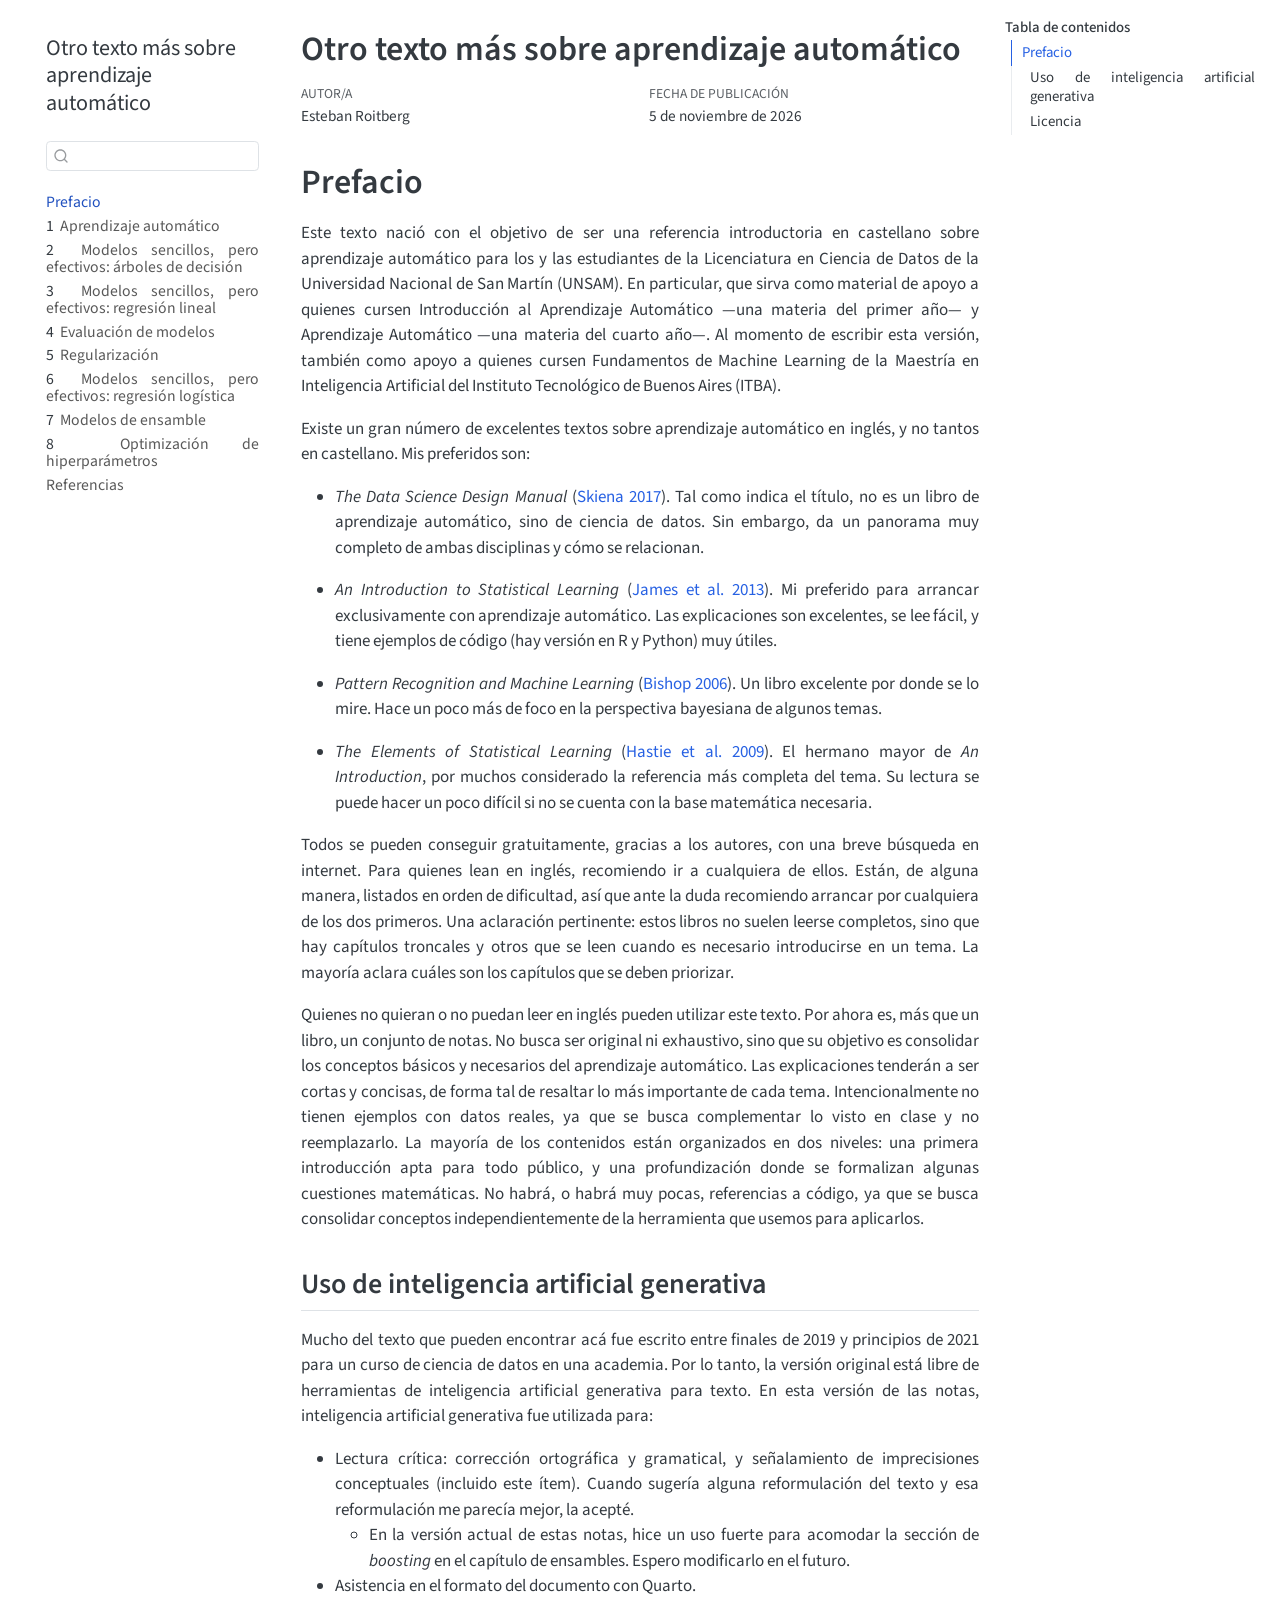
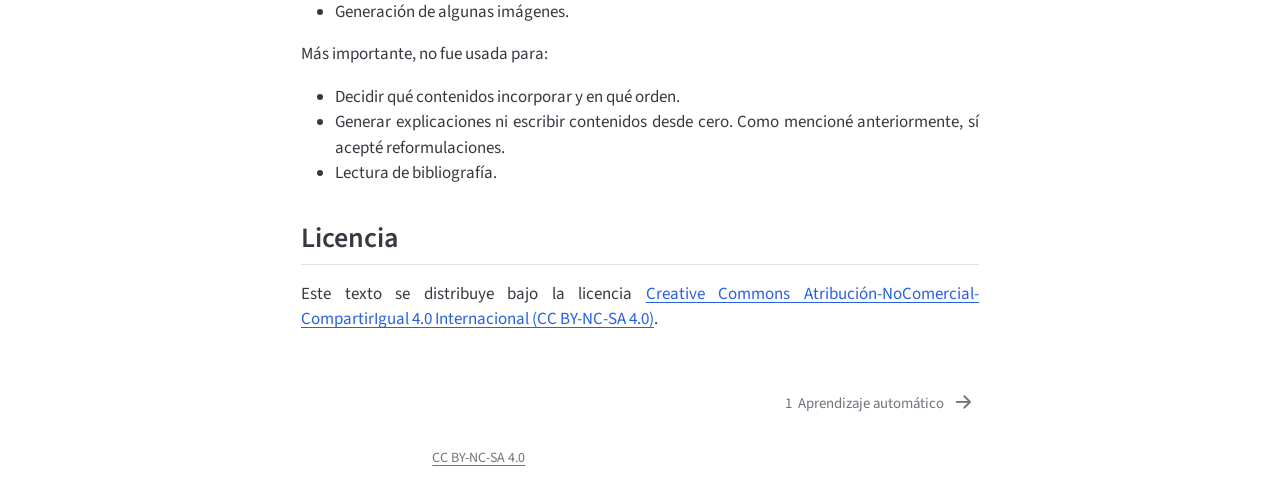
<file: index.html>
<!DOCTYPE html>
<html xmlns="http://www.w3.org/1999/xhtml" lang="es" xml:lang="es"><head>

<meta charset="utf-8">
<meta name="generator" content="quarto-1.10.18">

<meta name="viewport" content="width=device-width, initial-scale=1.0, user-scalable=yes">

<meta name="author" content="Esteban Roitberg">

<title>Otro texto más sobre aprendizaje automático</title>
<style>
/* Default styles provided by pandoc.
** See https://pandoc.org/MANUAL.html#variables-for-html for config info.
*/
span.smallcaps{font-variant: small-caps;}
div.columns{display: flex; gap: 1.5em;}
div.column{flex: auto;}
@media screen {
div.columns{gap: min(4vw, 1.5em);}
div.column{overflow-x: auto;}
}
div.hanging-indent{margin-left: 1.5em; text-indent: -1.5em;}
ul.task-list{list-style: none;}
ul.task-list li input[type="checkbox"] {
  width: 0.8em;
  margin: 0 0.8em 0.2em -1em; /* quarto-specific, see https://github.com/quarto-dev/quarto-cli/issues/4556 */ 
  vertical-align: middle;
}
/* CSS for citations */
div.csl-bib-body { }
div.csl-entry {
  clear: both;
}
.hanging-indent div.csl-entry {
  margin-left:2em;
  text-indent:-2em;
}
div.csl-left-margin {
  min-width:2em;
  float:left;
}
div.csl-right-inline {
  margin-left:2em;
  padding-left:1em;
}
div.csl-indent {
  margin-left: 2em;
}</style>


<script src="site_libs/quarto-nav/quarto-nav.js"></script>
<script src="site_libs/quarto-nav/headroom.min.js"></script>
<script src="site_libs/clipboard/clipboard.min.js"></script>
<script src="site_libs/quarto-search/autocomplete.umd.js"></script>
<script src="site_libs/quarto-search/fuse.min.js"></script>
<script src="site_libs/quarto-search/quarto-search.js"></script>
<meta name="quarto:offset" content="./">
<link href="./01-aprendizaje-automatico.html" rel="next">
<script src="site_libs/quarto-html/quarto.js" type="module"></script>
<script src="site_libs/quarto-html/tabsets/tabsets.js" type="module"></script>
<script src="site_libs/quarto-html/popper.min.js"></script>
<script src="site_libs/quarto-html/tippy.umd.min.js"></script>
<script src="site_libs/quarto-html/anchor.min.js"></script>
<link href="site_libs/quarto-html/tippy.css" rel="stylesheet">
<link href="site_libs/quarto-html/quarto-syntax-highlighting-64a204ab8560d761af7679ceaba22944.css" rel="stylesheet" id="quarto-text-highlighting-styles">
<script src="site_libs/bootstrap/bootstrap.min.js"></script>
<link href="site_libs/bootstrap/bootstrap-icons.css" rel="stylesheet">
<link href="site_libs/bootstrap/bootstrap-ac8c06e238fcfa0bde751453895f09d5.min.css" rel="stylesheet" append-hash="true" id="quarto-bootstrap" data-mode="light">
<script id="quarto-search-options" type="application/json">{
  "location": "sidebar",
  "copy-button": false,
  "collapse-after": 3,
  "panel-placement": "start",
  "type": "textbox",
  "limit": 50,
  "keyboard-shortcut": [
    "f",
    "/",
    "s"
  ],
  "show-item-context": false,
  "language": {
    "search-no-results-text": "No se han encontrado resultados",
    "search-matching-documents-text": "documentos encontrados",
    "search-copy-link-title": "Copiar el enlace en la búsqueda",
    "search-hide-matches-text": "Ocultar resultados adicionales",
    "search-more-match-text": "resultado adicional en este documento",
    "search-more-matches-text": "resultados adicionales en este documento",
    "search-clear-button-title": "Borrar",
    "search-text-placeholder": "",
    "search-detached-cancel-button-title": "Cancelar",
    "search-submit-button-title": "Enviar",
    "search-label": "Buscar"
  }
}</script>


<link rel="stylesheet" href="estilos.css">
</head>

<body class="nav-sidebar floating quarto-light">

<div id="quarto-search-results"></div>
  <header id="quarto-header" class="headroom fixed-top">
  <nav class="quarto-secondary-nav">
    <div class="container-fluid d-flex">
      <button type="button" class="quarto-btn-toggle btn" data-bs-toggle="collapse" role="button" data-bs-target=".quarto-sidebar-collapse-item" aria-controls="quarto-sidebar" aria-expanded="false" aria-label="Alternar barra lateral" onclick="if (window.quartoToggleHeadroom) { window.quartoToggleHeadroom(); }">
        <i class="bi bi-layout-text-sidebar-reverse"></i>
      </button>
        <nav class="quarto-page-breadcrumbs" aria-label="breadcrumb"><ol class="breadcrumb"><li class="breadcrumb-item"><a href="./index.html">Prefacio</a></li></ol></nav>
        <a class="flex-grow-1" role="navigation" data-bs-toggle="collapse" data-bs-target=".quarto-sidebar-collapse-item" aria-controls="quarto-sidebar" aria-expanded="false" aria-label="Alternar barra lateral" onclick="if (window.quartoToggleHeadroom) { window.quartoToggleHeadroom(); }">      
        </a>
      <button type="button" class="btn quarto-search-button" aria-label="Buscar" onclick="window.quartoOpenSearch();">
        <i class="bi bi-search"></i>
      </button>
    </div>
  </nav>
</header>
<!-- content -->
<div id="quarto-content" class="quarto-container page-columns page-rows-contents page-layout-article">
<!-- sidebar -->
  <nav id="quarto-sidebar" class="sidebar collapse collapse-horizontal quarto-sidebar-collapse-item sidebar-navigation floating overflow-auto">
    <div class="pt-lg-2 mt-2 text-left sidebar-header">
    <div class="sidebar-title mb-0 py-0">
      <a href="./">Otro texto más sobre aprendizaje automático</a> 
    </div>
      </div>
        <div class="mt-2 flex-shrink-0 align-items-center">
        <div class="sidebar-search">
        <div id="quarto-search" class="" title="Buscar"></div>
        </div>
        </div>
    <div class="sidebar-menu-container"> 
    <ul class="list-unstyled mt-1">
        <li class="sidebar-item">
  <div class="sidebar-item-container"> 
  <a href="./index.html" class="sidebar-item-text sidebar-link active">
 <span class="menu-text">Prefacio</span></a>
  </div>
</li>
        <li class="sidebar-item">
  <div class="sidebar-item-container"> 
  <a href="./01-aprendizaje-automatico.html" class="sidebar-item-text sidebar-link">
 <span class="menu-text"><span class="chapter-number">1</span>&nbsp; <span class="chapter-title">Aprendizaje automático</span></span></a>
  </div>
</li>
        <li class="sidebar-item">
  <div class="sidebar-item-container"> 
  <a href="./02-modelos-sencillos-arboles.html" class="sidebar-item-text sidebar-link">
 <span class="menu-text"><span class="chapter-number">2</span>&nbsp; <span class="chapter-title">Modelos sencillos, pero efectivos: árboles de decisión</span></span></a>
  </div>
</li>
        <li class="sidebar-item">
  <div class="sidebar-item-container"> 
  <a href="./03-modelos-sencillos-regresion-lineal.html" class="sidebar-item-text sidebar-link">
 <span class="menu-text"><span class="chapter-number">3</span>&nbsp; <span class="chapter-title">Modelos sencillos, pero efectivos: regresión lineal</span></span></a>
  </div>
</li>
        <li class="sidebar-item">
  <div class="sidebar-item-container"> 
  <a href="./04-evaluacion-de-modelos.html" class="sidebar-item-text sidebar-link">
 <span class="menu-text"><span class="chapter-number">4</span>&nbsp; <span class="chapter-title">Evaluación de modelos</span></span></a>
  </div>
</li>
        <li class="sidebar-item">
  <div class="sidebar-item-container"> 
  <a href="./05-regularizacion.html" class="sidebar-item-text sidebar-link">
 <span class="menu-text"><span class="chapter-number">5</span>&nbsp; <span class="chapter-title">Regularización</span></span></a>
  </div>
</li>
        <li class="sidebar-item">
  <div class="sidebar-item-container"> 
  <a href="./06-modelos-sencillos-regresion-logistica.html" class="sidebar-item-text sidebar-link">
 <span class="menu-text"><span class="chapter-number">6</span>&nbsp; <span class="chapter-title">Modelos sencillos, pero efectivos: regresión logística</span></span></a>
  </div>
</li>
        <li class="sidebar-item">
  <div class="sidebar-item-container"> 
  <a href="./07-modelos-de-ensamble.html" class="sidebar-item-text sidebar-link">
 <span class="menu-text"><span class="chapter-number">7</span>&nbsp; <span class="chapter-title">Modelos de ensamble</span></span></a>
  </div>
</li>
        <li class="sidebar-item">
  <div class="sidebar-item-container"> 
  <a href="./08-optimizacion-de-hiperparametros.html" class="sidebar-item-text sidebar-link">
 <span class="menu-text"><span class="chapter-number">8</span>&nbsp; <span class="chapter-title">Optimización de hiperparámetros</span></span></a>
  </div>
</li>
        <li class="sidebar-item">
  <div class="sidebar-item-container"> 
  <a href="./references.html" class="sidebar-item-text sidebar-link">
 <span class="menu-text">Referencias</span></a>
  </div>
</li>
    </ul>
    </div>
</nav>
<div id="quarto-sidebar-glass" class="quarto-sidebar-collapse-item" data-bs-toggle="collapse" data-bs-target=".quarto-sidebar-collapse-item"></div>
<!-- margin-sidebar -->
    <div id="quarto-margin-sidebar" class="sidebar margin-sidebar">
        <nav id="TOC" role="doc-toc" class="toc-active">
    <h2 id="toc-title">Tabla de contenidos</h2>
   
  <ul>
  <li><a href="#prefacio" id="toc-prefacio" class="nav-link active" data-scroll-target="#prefacio">Prefacio</a>
  <ul class="collapse">
  <li><a href="#uso-de-inteligencia-artificial-generativa" id="toc-uso-de-inteligencia-artificial-generativa" class="nav-link" data-scroll-target="#uso-de-inteligencia-artificial-generativa">Uso de inteligencia artificial generativa</a></li>
  <li><a href="#licencia" id="toc-licencia" class="nav-link" data-scroll-target="#licencia">Licencia</a></li>
  </ul></li>
  </ul>
</nav>
    </div>
<!-- main -->
<main class="content" id="quarto-document-content">

<header id="title-block-header" class="quarto-title-block default">
<div class="quarto-title">
<h1 class="title">Otro texto más sobre aprendizaje automático</h1>
</div>



<div class="quarto-title-meta">

    <div>
    <div class="quarto-title-meta-heading">Autor/a</div>
    <div class="quarto-title-meta-contents">
             <p>Esteban Roitberg </p>
          </div>
  </div>
    
    <div>
    <div class="quarto-title-meta-heading">Fecha de publicación</div>
    <div class="quarto-title-meta-contents">
      <p class="date">5 de noviembre de 2026</p>
    </div>
  </div>
  
    
  </div>
  


</header>


<section id="prefacio" class="level1 unnumbered">
<h1 class="unnumbered">Prefacio</h1>
<!-- Reglas de estilo:
1. negrita: término que se define, solo la primera vez.
1. cursiva: extranjerismos y énfasis. 

PENDIENTES:
- ¿Hacer que la figura de la intro sobre clasificación y frontersa, y la de árboles compartan puntos?
- Como se lee esto (cada nota practicamente independiente)
- Contacto
- No permitir entrenamiento de IAs con este texto
- Ver de dividir el capítulo de evaluación en dos
-->
<p>Este texto nació con el objetivo de ser una referencia introductoria en castellano sobre aprendizaje automático para los y las estudiantes de la Licenciatura en Ciencia de Datos de la Universidad Nacional de San Martín (UNSAM). En particular, que sirva como material de apoyo a quienes cursen Introducción al Aprendizaje Automático —una materia del primer año— y Aprendizaje Automático —una materia del cuarto año—. Al momento de escribir esta versión, también como apoyo a quienes cursen Fundamentos de Machine Learning de la Maestría en Inteligencia Artificial del Instituto Tecnológico de Buenos Aires (ITBA).</p>
<p>Existe un gran número de excelentes textos sobre aprendizaje automático en inglés, y no tantos en castellano. Mis preferidos son:</p>
<ul>
<li><p><em>The Data Science Design Manual</em> <span class="citation" data-cites="skiena2017data">(<a href="references.html#ref-skiena2017data" role="doc-biblioref">Skiena 2017</a>)</span>. Tal como indica el título, no es un libro de aprendizaje automático, sino de ciencia de datos. Sin embargo, da un panorama muy completo de ambas disciplinas y cómo se relacionan.</p></li>
<li><p><em>An Introduction to Statistical Learning</em> <span class="citation" data-cites="james2013introduction">(<a href="references.html#ref-james2013introduction" role="doc-biblioref"><span class="nocase">James et&nbsp;al.</span> 2013</a>)</span>. Mi preferido para arrancar exclusivamente con aprendizaje automático. Las explicaciones son excelentes, se lee fácil, y tiene ejemplos de código (hay versión en R y Python) muy útiles.</p></li>
<li><p><em>Pattern Recognition and Machine Learning</em> <span class="citation" data-cites="bishop2006pattern">(<a href="references.html#ref-bishop2006pattern" role="doc-biblioref">Bishop 2006</a>)</span>. Un libro excelente por donde se lo mire. Hace un poco más de foco en la perspectiva bayesiana de algunos temas.</p></li>
<li><p><em>The Elements of Statistical Learning</em> <span class="citation" data-cites="hastie2009elements">(<a href="references.html#ref-hastie2009elements" role="doc-biblioref"><span class="nocase">Hastie et&nbsp;al.</span> 2009</a>)</span>. El hermano mayor de <em>An Introduction</em>, por muchos considerado la referencia más completa del tema. Su lectura se puede hacer un poco difícil si no se cuenta con la base matemática necesaria.</p></li>
</ul>
<p>Todos se pueden conseguir gratuitamente, gracias a los autores, con una breve búsqueda en internet. Para quienes lean en inglés, recomiendo ir a cualquiera de ellos. Están, de alguna manera, listados en orden de dificultad, así que ante la duda recomiendo arrancar por cualquiera de los dos primeros. Una aclaración pertinente: estos libros no suelen leerse completos, sino que hay capítulos troncales y otros que se leen cuando es necesario introducirse en un tema. La mayoría aclara cuáles son los capítulos que se deben priorizar.</p>
<p>Quienes no quieran o no puedan leer en inglés pueden utilizar este texto. Por ahora es, más que un libro, un conjunto de notas. No busca ser original ni exhaustivo, sino que su objetivo es consolidar los conceptos básicos y necesarios del aprendizaje automático. Las explicaciones tenderán a ser cortas y concisas, de forma tal de resaltar lo más importante de cada tema. Intencionalmente no tienen ejemplos con datos reales, ya que se busca complementar lo visto en clase y no reemplazarlo. La mayoría de los contenidos están organizados en dos niveles: una primera introducción apta para todo público, y una profundización donde se formalizan algunas cuestiones matemáticas. No habrá, o habrá muy pocas, referencias a código, ya que se busca consolidar conceptos independientemente de la herramienta que usemos para aplicarlos.</p>
<section id="uso-de-inteligencia-artificial-generativa" class="level2">
<h2 class="anchored" data-anchor-id="uso-de-inteligencia-artificial-generativa">Uso de inteligencia artificial generativa</h2>
<p>Mucho del texto que pueden encontrar acá fue escrito entre finales de 2019 y principios de 2021 para un curso de ciencia de datos en una academia. Por lo tanto, la versión original está libre de herramientas de inteligencia artificial generativa para texto. En esta versión de las notas, inteligencia artificial generativa fue utilizada para:</p>
<ul>
<li>Lectura crítica: corrección ortográfica y gramatical, y señalamiento de imprecisiones conceptuales (incluido este ítem). Cuando sugería alguna reformulación del texto y esa reformulación me parecía mejor, la acepté.
<ul>
<li>En la versión actual de estas notas, hice un uso fuerte para acomodar la sección de <em>boosting</em> en el capítulo de ensambles. Espero modificarlo en el futuro.</li>
</ul></li>
<li>Asistencia en el formato del documento con Quarto.</li>
<li>Generación de algunas imágenes.</li>
</ul>
<p>Más importante, no fue usada para:</p>
<ul>
<li>Decidir qué contenidos incorporar y en qué orden.</li>
<li>Generar explicaciones ni escribir contenidos desde cero. Como mencioné anteriormente, sí acepté reformulaciones.</li>
<li>Lectura de bibliografía.</li>
</ul>
</section>
<section id="licencia" class="level2">
<h2 class="anchored" data-anchor-id="licencia">Licencia</h2>
<p>Este texto se distribuye bajo la licencia <a href="https://creativecommons.org/licenses/by-nc-sa/4.0/deed.es">Creative Commons Atribución-NoComercial-CompartirIgual 4.0 Internacional (CC BY-NC-SA 4.0)</a>.</p>


<div id="refs" class="references csl-bib-body hanging-indent" role="list" style="display: none">
<div id="ref-bishop2006pattern" class="csl-entry" role="listitem">
Bishop, Christopher M. 2006. <em>Pattern Recognition and Machine Learning</em>. Springer.
</div>
<div id="ref-hastie2009elements" class="csl-entry" role="listitem">
<span class="nocase">Hastie, Trevor, Robert Tibshirani, Jerome Friedman, et&nbsp;al.</span> 2009. <em>The Elements of Statistical Learning</em>. Springer.
</div>
<div id="ref-james2013introduction" class="csl-entry" role="listitem">
<span class="nocase">James, Gareth, Daniela Witten, Trevor Hastie, Robert Tibshirani, et&nbsp;al.</span> 2013. <em>An Introduction to Statistical Learning</em>. Springer.
</div>
<div id="ref-skiena2017data" class="csl-entry" role="listitem">
Skiena, Steven S. 2017. <em>The Data Science Design Manual</em>. Springer.
</div>
</div>
</section>
</section>

</main> <!-- /main -->
<script id="quarto-html-after-body" type="application/javascript">
  window.document.addEventListener("DOMContentLoaded", function (event) {
    const icon = "";
    const anchorJS = new window.AnchorJS();
    anchorJS.options = {
      placement: 'right',
      icon: icon
    };
    anchorJS.add('.anchored');
    const isCodeAnnotation = (el) => {
      for (const clz of el.classList) {
        if (clz.startsWith('code-annotation-')) {                     
          return true;
        }
      }
      return false;
    }
    const onCopySuccess = function(e) {
      // button target
      const button = e.trigger;
      // don't keep focus
      button.blur();
      // flash "checked"
      button.classList.add('code-copy-button-checked');
      var currentTitle = button.getAttribute("title");
      button.setAttribute("title", "Copiado");
      let tooltip;
      if (window.bootstrap) {
        button.setAttribute("data-bs-toggle", "tooltip");
        button.setAttribute("data-bs-placement", "left");
        button.setAttribute("data-bs-title", "Copiado");
        tooltip = new bootstrap.Tooltip(button, 
          { trigger: "manual", 
            customClass: "code-copy-button-tooltip",
            offset: [0, -8]});
        tooltip.show();    
      }
      setTimeout(function() {
        if (tooltip) {
          tooltip.hide();
          button.removeAttribute("data-bs-title");
          button.removeAttribute("data-bs-toggle");
          button.removeAttribute("data-bs-placement");
        }
        button.setAttribute("title", currentTitle);
        button.classList.remove('code-copy-button-checked');
      }, 1000);
      // clear code selection
      e.clearSelection();
    }
    const getTextToCopy = function(trigger) {
      const outerScaffold = trigger.parentElement.cloneNode(true);
      const codeEl = outerScaffold.querySelector('code');
      for (const childEl of codeEl.children) {
        if (isCodeAnnotation(childEl)) {
          childEl.remove();
        }
      }
      return codeEl.innerText;
    }
    const clipboard = new window.ClipboardJS('.code-copy-button:not([data-in-quarto-modal])', {
      text: getTextToCopy
    });
    clipboard.on('success', onCopySuccess);
    if (window.document.getElementById('quarto-embedded-source-code-modal')) {
      const clipboardModal = new window.ClipboardJS('.code-copy-button[data-in-quarto-modal]', {
        text: getTextToCopy,
        container: window.document.getElementById('quarto-embedded-source-code-modal')
      });
      clipboardModal.on('success', onCopySuccess);
    }
      var localhostRegex = new RegExp(/^(?:http|https):\/\/localhost\:?[0-9]*\//);
      var mailtoRegex = new RegExp(/^mailto:/);
        var filterRegex = new RegExp('/' + window.location.host + '/');
      var isInternal = (href) => {
          return filterRegex.test(href) || localhostRegex.test(href) || mailtoRegex.test(href);
      }
      // Inspect non-navigation links and adorn them if external
     var links = window.document.querySelectorAll('a[href]:not(.nav-link):not(.navbar-brand):not(.toc-action):not(.sidebar-link):not(.sidebar-item-toggle):not(.pagination-link):not(.no-external):not([aria-hidden]):not(.dropdown-item):not(.quarto-navigation-tool):not(.about-link)');
      for (var i=0; i<links.length; i++) {
        const link = links[i];
        if (!isInternal(link.href)) {
          // undo the damage that might have been done by quarto-nav.js in the case of
          // links that we want to consider external
          if (link.dataset.originalHref !== undefined) {
            link.href = link.dataset.originalHref;
          }
        }
      }
    function tippyHover(el, contentFn, onTriggerFn, onUntriggerFn) {
      const config = {
        allowHTML: true,
        maxWidth: 500,
        delay: 100,
        arrow: false,
        appendTo: function(el) {
            return el.parentElement;
        },
        interactive: true,
        interactiveBorder: 10,
        theme: 'quarto',
        placement: 'bottom-start',
      };
      if (contentFn) {
        config.content = contentFn;
      }
      if (onTriggerFn) {
        config.onTrigger = onTriggerFn;
      }
      if (onUntriggerFn) {
        config.onUntrigger = onUntriggerFn;
      }
      window.tippy(el, config); 
    }
    const noterefs = window.document.querySelectorAll('a[role="doc-noteref"]');
    for (var i=0; i<noterefs.length; i++) {
      const ref = noterefs[i];
      tippyHover(ref, function() {
        // use id or data attribute instead here
        let href = ref.getAttribute('data-footnote-href') || ref.getAttribute('href');
        try { href = new URL(href).hash; } catch {}
        const id = href.replace(/^#\/?/, "");
        const note = window.document.getElementById(id);
        if (note) {
          return note.innerHTML;
        } else {
          return "";
        }
      });
    }
    const xrefs = window.document.querySelectorAll('a.quarto-xref');
    const processXRef = (id, note) => {
      // Strip column container classes
      const stripColumnClz = (el) => {
        el.classList.remove("page-full", "page-columns");
        if (el.children) {
          for (const child of el.children) {
            stripColumnClz(child);
          }
        }
      }
      stripColumnClz(note)
      if (id === null || id.startsWith('sec-')) {
        // Special case sections, only their first couple elements
        const container = document.createElement("div");
        if (note.children && note.children.length > 2) {
          container.appendChild(note.children[0].cloneNode(true));
          for (let i = 1; i < note.children.length; i++) {
            const child = note.children[i];
            if (child.tagName === "P" && child.innerText === "") {
              continue;
            } else {
              container.appendChild(child.cloneNode(true));
              break;
            }
          }
          if (window.Quarto?.typesetMath) {
            window.Quarto.typesetMath(container);
          }
          return container.innerHTML
        } else {
          if (window.Quarto?.typesetMath) {
            window.Quarto.typesetMath(note);
          }
          return note.innerHTML;
        }
      } else {
        // Remove any anchor links if they are present
        const anchorLink = note.querySelector('a.anchorjs-link');
        if (anchorLink) {
          anchorLink.remove();
        }
        if (window.Quarto?.typesetMath) {
          window.Quarto.typesetMath(note);
        }
        if (note.classList.contains("callout")) {
          return note.outerHTML;
        } else {
          return note.innerHTML;
        }
      }
    }
    for (var i=0; i<xrefs.length; i++) {
      const xref = xrefs[i];
      tippyHover(xref, undefined, function(instance) {
        instance.disable();
        let url = xref.getAttribute('href');
        let hash = undefined; 
        if (url.startsWith('#')) {
          hash = url;
        } else {
          try { hash = new URL(url).hash; } catch {}
        }
        if (hash) {
          const id = hash.replace(/^#\/?/, "");
          const note = window.document.getElementById(id);
          if (note !== null) {
            try {
              const html = processXRef(id, note.cloneNode(true));
              instance.setContent(html);
            } finally {
              instance.enable();
              instance.show();
            }
          } else {
            // See if we can fetch this
            fetch(url.split('#')[0])
            .then(res => res.text())
            .then(html => {
              const parser = new DOMParser();
              const htmlDoc = parser.parseFromString(html, "text/html");
              const note = htmlDoc.getElementById(id);
              if (note !== null) {
                const html = processXRef(id, note);
                instance.setContent(html);
              } 
            }).finally(() => {
              instance.enable();
              instance.show();
            });
          }
        } else {
          // See if we can fetch a full url (with no hash to target)
          // This is a special case and we should probably do some content thinning / targeting
          fetch(url)
          .then(res => res.text())
          .then(html => {
            const parser = new DOMParser();
            const htmlDoc = parser.parseFromString(html, "text/html");
            const note = htmlDoc.querySelector('main.content');
            if (note !== null) {
              // This should only happen for chapter cross references
              // (since there is no id in the URL)
              // remove the first header
              if (note.children.length > 0 && note.children[0].tagName === "HEADER") {
                note.children[0].remove();
              }
              const html = processXRef(null, note);
              instance.setContent(html);
            } 
          }).finally(() => {
            instance.enable();
            instance.show();
          });
        }
      }, function(instance) {
      });
    }
        let selectedAnnoteEl;
        const selectorForAnnotation = ( cell, annotation) => {
          let cellAttr = 'data-code-cell="' + cell + '"';
          let lineAttr = 'data-code-annotation="' +  annotation + '"';
          const selector = 'span[' + cellAttr + '][' + lineAttr + ']';
          return selector;
        }
        const selectCodeLines = (annoteEl) => {
          const doc = window.document;
          const targetCell = annoteEl.getAttribute("data-target-cell");
          const targetAnnotation = annoteEl.getAttribute("data-target-annotation");
          const annoteSpan = window.document.querySelector(selectorForAnnotation(targetCell, targetAnnotation));
          const lines = annoteSpan.getAttribute("data-code-lines").split(",");
          const lineIds = lines.map((line) => {
            return targetCell + "-" + line;
          })
          let top = null;
          let height = null;
          let parent = null;
          if (lineIds.length > 0) {
              //compute the position of the single el (top and bottom and make a div)
              const el = window.document.getElementById(lineIds[0]);
              top = el.offsetTop;
              height = el.offsetHeight;
              parent = el.parentElement.parentElement;
            if (lineIds.length > 1) {
              const lastEl = window.document.getElementById(lineIds[lineIds.length - 1]);
              const bottom = lastEl.offsetTop + lastEl.offsetHeight;
              height = bottom - top;
            }
            if (top !== null && height !== null && parent !== null) {
              // cook up a div (if necessary) and position it 
              let div = window.document.getElementById("code-annotation-line-highlight");
              if (div === null) {
                div = window.document.createElement("div");
                div.setAttribute("id", "code-annotation-line-highlight");
                div.style.position = 'absolute';
                parent.appendChild(div);
              }
              div.style.top = top - 2 + "px";
              div.style.height = height + 4 + "px";
              div.style.left = 0;
              let gutterDiv = window.document.getElementById("code-annotation-line-highlight-gutter");
              if (gutterDiv === null) {
                gutterDiv = window.document.createElement("div");
                gutterDiv.setAttribute("id", "code-annotation-line-highlight-gutter");
                gutterDiv.style.position = 'absolute';
                const codeCell = window.document.getElementById(targetCell);
                const gutter = codeCell.querySelector('.code-annotation-gutter');
                gutter.appendChild(gutterDiv);
              }
              gutterDiv.style.top = top - 2 + "px";
              gutterDiv.style.height = height + 4 + "px";
            }
            selectedAnnoteEl = annoteEl;
          }
        };
        const unselectCodeLines = () => {
          const elementsIds = ["code-annotation-line-highlight", "code-annotation-line-highlight-gutter"];
          elementsIds.forEach((elId) => {
            const div = window.document.getElementById(elId);
            if (div) {
              div.remove();
            }
          });
          selectedAnnoteEl = undefined;
        };
          // Handle positioning of the toggle
      window.addEventListener(
        "resize",
        throttle(() => {
          elRect = undefined;
          if (selectedAnnoteEl) {
            selectCodeLines(selectedAnnoteEl);
          }
        }, 10)
      );
      function throttle(fn, ms) {
      let throttle = false;
      let timer;
        return (...args) => {
          if(!throttle) { // first call gets through
              fn.apply(this, args);
              throttle = true;
          } else { // all the others get throttled
              if(timer) clearTimeout(timer); // cancel #2
              timer = setTimeout(() => {
                fn.apply(this, args);
                timer = throttle = false;
              }, ms);
          }
        };
      }
        // Attach click handler to the DT
        const annoteDls = window.document.querySelectorAll('dt[data-target-cell]');
        for (const annoteDlNode of annoteDls) {
          annoteDlNode.addEventListener('click', (event) => {
            const clickedEl = event.target;
            if (clickedEl !== selectedAnnoteEl) {
              unselectCodeLines();
              const activeEl = window.document.querySelector('dt[data-target-cell].code-annotation-active');
              if (activeEl) {
                activeEl.classList.remove('code-annotation-active');
              }
              selectCodeLines(clickedEl);
              clickedEl.classList.add('code-annotation-active');
            } else {
              // Unselect the line
              unselectCodeLines();
              clickedEl.classList.remove('code-annotation-active');
            }
          });
        }
    const findCites = (el) => {
      const parentEl = el.parentElement;
      if (parentEl) {
        const cites = parentEl.dataset.cites;
        if (cites) {
          return {
            el,
            cites: cites.split(' ')
          };
        } else {
          return findCites(el.parentElement)
        }
      } else {
        return undefined;
      }
    };
    var bibliorefs = window.document.querySelectorAll('a[role="doc-biblioref"]');
    for (var i=0; i<bibliorefs.length; i++) {
      const ref = bibliorefs[i];
      const citeInfo = findCites(ref);
      if (citeInfo) {
        tippyHover(citeInfo.el, function() {
          var popup = window.document.createElement('div');
          citeInfo.cites.forEach(function(cite) {
            var citeDiv = window.document.createElement('div');
            citeDiv.classList.add('hanging-indent');
            citeDiv.classList.add('csl-entry');
            var biblioDiv = window.document.getElementById('ref-' + cite);
            if (biblioDiv) {
              citeDiv.innerHTML = biblioDiv.innerHTML;
            }
            popup.appendChild(citeDiv);
          });
          return popup.innerHTML;
        });
      }
    }
  });
  </script>
<nav class="page-navigation">
  <div class="nav-page nav-page-previous">
  </div>
  <div class="nav-page nav-page-next">
      <a href="./01-aprendizaje-automatico.html" class="pagination-link" aria-label="Aprendizaje automático">
        <span class="nav-page-text"><span class="chapter-number">1</span>&nbsp; <span class="chapter-title">Aprendizaje automático</span></span> <i class="bi bi-arrow-right-short"></i>
      </a>
  </div>
</nav>
</div> <!-- /content -->
<footer class="footer">
  <div class="nav-footer">
    <div class="nav-footer-left">
      &nbsp;
    </div>   
    <div class="nav-footer-center">
<p><a href="https://creativecommons.org/licenses/by-nc-sa/4.0/deed.es">CC BY-NC-SA 4.0</a></p>
</div>
    <div class="nav-footer-right">
      &nbsp;
    </div>
  </div>
</footer>




</body></html>
</file>
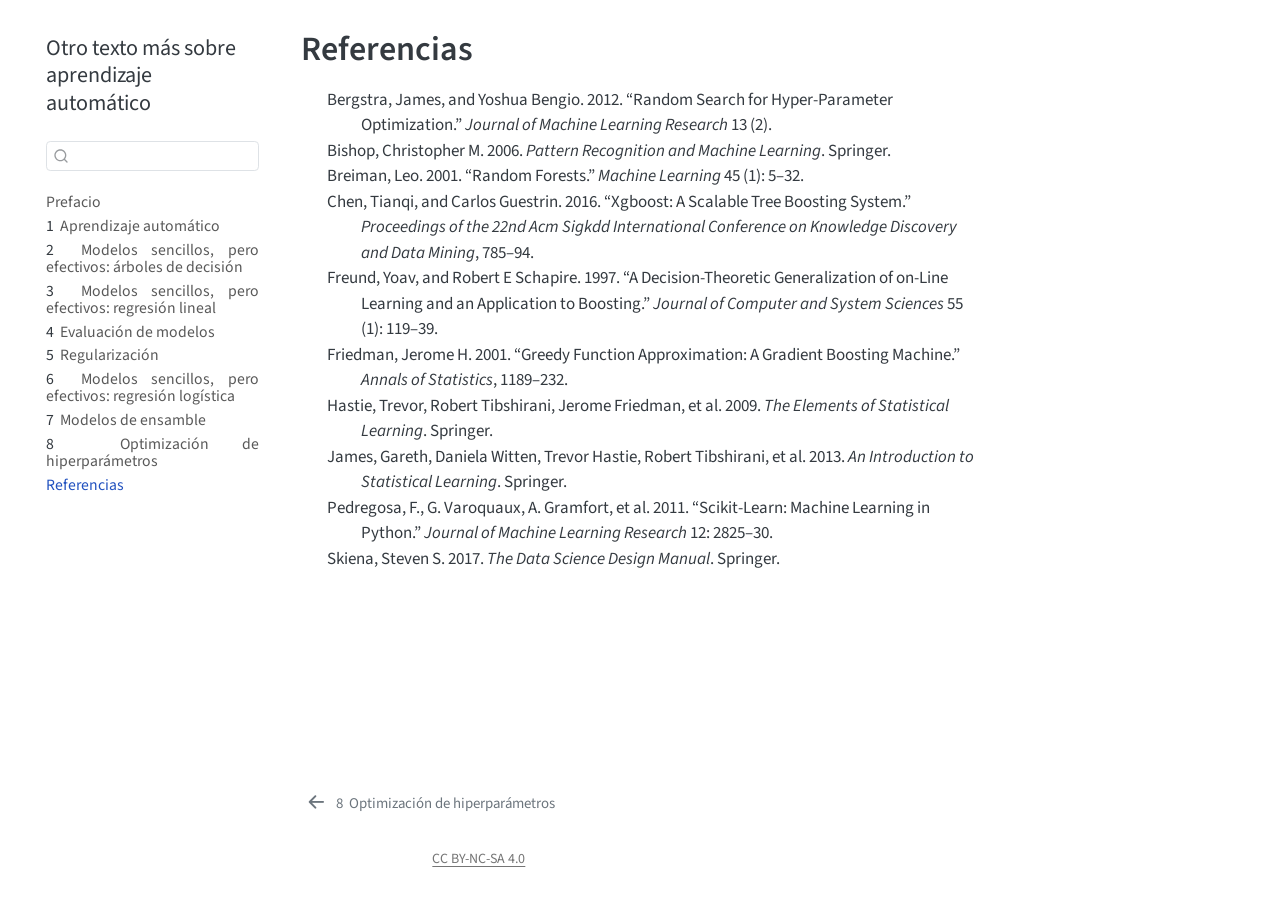
<file: references.html>
<!DOCTYPE html>
<html xmlns="http://www.w3.org/1999/xhtml" lang="es" xml:lang="es"><head>

<meta charset="utf-8">
<meta name="generator" content="quarto-1.10.18">

<meta name="viewport" content="width=device-width, initial-scale=1.0, user-scalable=yes">


<title>Referencias – Otro texto más sobre aprendizaje automático</title>
<style>
/* Default styles provided by pandoc.
** See https://pandoc.org/MANUAL.html#variables-for-html for config info.
*/
span.smallcaps{font-variant: small-caps;}
div.columns{display: flex; gap: 1.5em;}
div.column{flex: auto;}
@media screen {
div.columns{gap: min(4vw, 1.5em);}
div.column{overflow-x: auto;}
}
div.hanging-indent{margin-left: 1.5em; text-indent: -1.5em;}
ul.task-list{list-style: none;}
ul.task-list li input[type="checkbox"] {
  width: 0.8em;
  margin: 0 0.8em 0.2em -1em; /* quarto-specific, see https://github.com/quarto-dev/quarto-cli/issues/4556 */ 
  vertical-align: middle;
}
/* CSS for citations */
div.csl-bib-body { }
div.csl-entry {
  clear: both;
}
.hanging-indent div.csl-entry {
  margin-left:2em;
  text-indent:-2em;
}
div.csl-left-margin {
  min-width:2em;
  float:left;
}
div.csl-right-inline {
  margin-left:2em;
  padding-left:1em;
}
div.csl-indent {
  margin-left: 2em;
}</style>


<script src="site_libs/quarto-nav/quarto-nav.js"></script>
<script src="site_libs/quarto-nav/headroom.min.js"></script>
<script src="site_libs/clipboard/clipboard.min.js"></script>
<script src="site_libs/quarto-search/autocomplete.umd.js"></script>
<script src="site_libs/quarto-search/fuse.min.js"></script>
<script src="site_libs/quarto-search/quarto-search.js"></script>
<meta name="quarto:offset" content="./">
<link href="./08-optimizacion-de-hiperparametros.html" rel="prev">
<script src="site_libs/quarto-html/quarto.js" type="module"></script>
<script src="site_libs/quarto-html/tabsets/tabsets.js" type="module"></script>
<script src="site_libs/quarto-html/popper.min.js"></script>
<script src="site_libs/quarto-html/tippy.umd.min.js"></script>
<script src="site_libs/quarto-html/anchor.min.js"></script>
<link href="site_libs/quarto-html/tippy.css" rel="stylesheet">
<link href="site_libs/quarto-html/quarto-syntax-highlighting-64a204ab8560d761af7679ceaba22944.css" rel="stylesheet" id="quarto-text-highlighting-styles">
<script src="site_libs/bootstrap/bootstrap.min.js"></script>
<link href="site_libs/bootstrap/bootstrap-icons.css" rel="stylesheet">
<link href="site_libs/bootstrap/bootstrap-ac8c06e238fcfa0bde751453895f09d5.min.css" rel="stylesheet" append-hash="true" id="quarto-bootstrap" data-mode="light">
<script id="quarto-search-options" type="application/json">{
  "location": "sidebar",
  "copy-button": false,
  "collapse-after": 3,
  "panel-placement": "start",
  "type": "textbox",
  "limit": 50,
  "keyboard-shortcut": [
    "f",
    "/",
    "s"
  ],
  "show-item-context": false,
  "language": {
    "search-no-results-text": "No se han encontrado resultados",
    "search-matching-documents-text": "documentos encontrados",
    "search-copy-link-title": "Copiar el enlace en la búsqueda",
    "search-hide-matches-text": "Ocultar resultados adicionales",
    "search-more-match-text": "resultado adicional en este documento",
    "search-more-matches-text": "resultados adicionales en este documento",
    "search-clear-button-title": "Borrar",
    "search-text-placeholder": "",
    "search-detached-cancel-button-title": "Cancelar",
    "search-submit-button-title": "Enviar",
    "search-label": "Buscar"
  }
}</script>


<link rel="stylesheet" href="estilos.css">
</head>

<body class="nav-sidebar floating quarto-light">

<div id="quarto-search-results"></div>
  <header id="quarto-header" class="headroom fixed-top">
  <nav class="quarto-secondary-nav">
    <div class="container-fluid d-flex">
      <button type="button" class="quarto-btn-toggle btn" data-bs-toggle="collapse" role="button" data-bs-target=".quarto-sidebar-collapse-item" aria-controls="quarto-sidebar" aria-expanded="false" aria-label="Alternar barra lateral" onclick="if (window.quartoToggleHeadroom) { window.quartoToggleHeadroom(); }">
        <i class="bi bi-layout-text-sidebar-reverse"></i>
      </button>
        <nav class="quarto-page-breadcrumbs" aria-label="breadcrumb"><ol class="breadcrumb"><li class="breadcrumb-item"><a href="./references.html">Referencias</a></li></ol></nav>
        <a class="flex-grow-1" role="navigation" data-bs-toggle="collapse" data-bs-target=".quarto-sidebar-collapse-item" aria-controls="quarto-sidebar" aria-expanded="false" aria-label="Alternar barra lateral" onclick="if (window.quartoToggleHeadroom) { window.quartoToggleHeadroom(); }">      
        </a>
      <button type="button" class="btn quarto-search-button" aria-label="Buscar" onclick="window.quartoOpenSearch();">
        <i class="bi bi-search"></i>
      </button>
    </div>
  </nav>
</header>
<!-- content -->
<div id="quarto-content" class="quarto-container page-columns page-rows-contents page-layout-article">
<!-- sidebar -->
  <nav id="quarto-sidebar" class="sidebar collapse collapse-horizontal quarto-sidebar-collapse-item sidebar-navigation floating overflow-auto">
    <div class="pt-lg-2 mt-2 text-left sidebar-header">
    <div class="sidebar-title mb-0 py-0">
      <a href="./">Otro texto más sobre aprendizaje automático</a> 
    </div>
      </div>
        <div class="mt-2 flex-shrink-0 align-items-center">
        <div class="sidebar-search">
        <div id="quarto-search" class="" title="Buscar"></div>
        </div>
        </div>
    <div class="sidebar-menu-container"> 
    <ul class="list-unstyled mt-1">
        <li class="sidebar-item">
  <div class="sidebar-item-container"> 
  <a href="./index.html" class="sidebar-item-text sidebar-link">
 <span class="menu-text">Prefacio</span></a>
  </div>
</li>
        <li class="sidebar-item">
  <div class="sidebar-item-container"> 
  <a href="./01-aprendizaje-automatico.html" class="sidebar-item-text sidebar-link">
 <span class="menu-text"><span class="chapter-number">1</span>&nbsp; <span class="chapter-title">Aprendizaje automático</span></span></a>
  </div>
</li>
        <li class="sidebar-item">
  <div class="sidebar-item-container"> 
  <a href="./02-modelos-sencillos-arboles.html" class="sidebar-item-text sidebar-link">
 <span class="menu-text"><span class="chapter-number">2</span>&nbsp; <span class="chapter-title">Modelos sencillos, pero efectivos: árboles de decisión</span></span></a>
  </div>
</li>
        <li class="sidebar-item">
  <div class="sidebar-item-container"> 
  <a href="./03-modelos-sencillos-regresion-lineal.html" class="sidebar-item-text sidebar-link">
 <span class="menu-text"><span class="chapter-number">3</span>&nbsp; <span class="chapter-title">Modelos sencillos, pero efectivos: regresión lineal</span></span></a>
  </div>
</li>
        <li class="sidebar-item">
  <div class="sidebar-item-container"> 
  <a href="./04-evaluacion-de-modelos.html" class="sidebar-item-text sidebar-link">
 <span class="menu-text"><span class="chapter-number">4</span>&nbsp; <span class="chapter-title">Evaluación de modelos</span></span></a>
  </div>
</li>
        <li class="sidebar-item">
  <div class="sidebar-item-container"> 
  <a href="./05-regularizacion.html" class="sidebar-item-text sidebar-link">
 <span class="menu-text"><span class="chapter-number">5</span>&nbsp; <span class="chapter-title">Regularización</span></span></a>
  </div>
</li>
        <li class="sidebar-item">
  <div class="sidebar-item-container"> 
  <a href="./06-modelos-sencillos-regresion-logistica.html" class="sidebar-item-text sidebar-link">
 <span class="menu-text"><span class="chapter-number">6</span>&nbsp; <span class="chapter-title">Modelos sencillos, pero efectivos: regresión logística</span></span></a>
  </div>
</li>
        <li class="sidebar-item">
  <div class="sidebar-item-container"> 
  <a href="./07-modelos-de-ensamble.html" class="sidebar-item-text sidebar-link">
 <span class="menu-text"><span class="chapter-number">7</span>&nbsp; <span class="chapter-title">Modelos de ensamble</span></span></a>
  </div>
</li>
        <li class="sidebar-item">
  <div class="sidebar-item-container"> 
  <a href="./08-optimizacion-de-hiperparametros.html" class="sidebar-item-text sidebar-link">
 <span class="menu-text"><span class="chapter-number">8</span>&nbsp; <span class="chapter-title">Optimización de hiperparámetros</span></span></a>
  </div>
</li>
        <li class="sidebar-item">
  <div class="sidebar-item-container"> 
  <a href="./references.html" class="sidebar-item-text sidebar-link active">
 <span class="menu-text">Referencias</span></a>
  </div>
</li>
    </ul>
    </div>
</nav>
<div id="quarto-sidebar-glass" class="quarto-sidebar-collapse-item" data-bs-toggle="collapse" data-bs-target=".quarto-sidebar-collapse-item"></div>
<!-- margin-sidebar -->
    <div id="quarto-margin-sidebar" class="sidebar margin-sidebar zindex-bottom">
        
    </div>
<!-- main -->
<main class="content" id="quarto-document-content">

<header id="title-block-header" class="quarto-title-block default">
<div class="quarto-title">
<h1 class="title">Referencias</h1>
</div>



<div class="quarto-title-meta">

    
  
    
  </div>
  


</header>


<div id="refs" class="references csl-bib-body hanging-indent" role="list">
<div id="ref-bergstra2012random" class="csl-entry" role="listitem">
Bergstra, James, and Yoshua Bengio. 2012. <span>“Random Search for
Hyper-Parameter Optimization.”</span> <em>Journal of Machine Learning
Research</em> 13 (2).
</div>
<div id="ref-bishop2006pattern" class="csl-entry" role="listitem">
Bishop, Christopher M. 2006. <em>Pattern Recognition and Machine
Learning</em>. Springer.
</div>
<div id="ref-breiman2001random" class="csl-entry" role="listitem">
Breiman, Leo. 2001. <span>“Random Forests.”</span> <em>Machine
Learning</em> 45 (1): 5–32.
</div>
<div id="ref-chen2016xgboost" class="csl-entry" role="listitem">
Chen, Tianqi, and Carlos Guestrin. 2016. <span>“Xgboost: A Scalable Tree
Boosting System.”</span> <em>Proceedings of the 22nd Acm Sigkdd
International Conference on Knowledge Discovery and Data Mining</em>,
785–94.
</div>
<div id="ref-freund1997decision" class="csl-entry" role="listitem">
Freund, Yoav, and Robert E Schapire. 1997. <span>“A Decision-Theoretic
Generalization of on-Line Learning and an Application to
Boosting.”</span> <em>Journal of Computer and System Sciences</em> 55
(1): 119–39.
</div>
<div id="ref-friedman2001greedy" class="csl-entry" role="listitem">
Friedman, Jerome H. 2001. <span>“Greedy Function Approximation: A
Gradient Boosting Machine.”</span> <em>Annals of Statistics</em>,
1189–232.
</div>
<div id="ref-hastie2009elements" class="csl-entry" role="listitem">
<span class="nocase">Hastie, Trevor, Robert Tibshirani, Jerome Friedman,
et al.</span> 2009. <em>The Elements of Statistical Learning</em>.
Springer.
</div>
<div id="ref-james2013introduction" class="csl-entry" role="listitem">
<span class="nocase">James, Gareth, Daniela Witten, Trevor Hastie,
Robert Tibshirani, et al.</span> 2013. <em>An Introduction to
Statistical Learning</em>. Springer.
</div>
<div id="ref-scikit-learn" class="csl-entry" role="listitem">
Pedregosa, F., G. Varoquaux, A. Gramfort, et al. 2011.
<span>“Scikit-Learn: Machine Learning in <span>P</span>ython.”</span>
<em>Journal of Machine Learning Research</em> 12: 2825–30.
</div>
<div id="ref-skiena2017data" class="csl-entry" role="listitem">
Skiena, Steven S. 2017. <em>The Data Science Design Manual</em>.
Springer.
</div>
</div>



</main> <!-- /main -->
<script id="quarto-html-after-body" type="application/javascript">
  window.document.addEventListener("DOMContentLoaded", function (event) {
    const icon = "";
    const anchorJS = new window.AnchorJS();
    anchorJS.options = {
      placement: 'right',
      icon: icon
    };
    anchorJS.add('.anchored');
    const isCodeAnnotation = (el) => {
      for (const clz of el.classList) {
        if (clz.startsWith('code-annotation-')) {                     
          return true;
        }
      }
      return false;
    }
    const onCopySuccess = function(e) {
      // button target
      const button = e.trigger;
      // don't keep focus
      button.blur();
      // flash "checked"
      button.classList.add('code-copy-button-checked');
      var currentTitle = button.getAttribute("title");
      button.setAttribute("title", "Copiado");
      let tooltip;
      if (window.bootstrap) {
        button.setAttribute("data-bs-toggle", "tooltip");
        button.setAttribute("data-bs-placement", "left");
        button.setAttribute("data-bs-title", "Copiado");
        tooltip = new bootstrap.Tooltip(button, 
          { trigger: "manual", 
            customClass: "code-copy-button-tooltip",
            offset: [0, -8]});
        tooltip.show();    
      }
      setTimeout(function() {
        if (tooltip) {
          tooltip.hide();
          button.removeAttribute("data-bs-title");
          button.removeAttribute("data-bs-toggle");
          button.removeAttribute("data-bs-placement");
        }
        button.setAttribute("title", currentTitle);
        button.classList.remove('code-copy-button-checked');
      }, 1000);
      // clear code selection
      e.clearSelection();
    }
    const getTextToCopy = function(trigger) {
      const outerScaffold = trigger.parentElement.cloneNode(true);
      const codeEl = outerScaffold.querySelector('code');
      for (const childEl of codeEl.children) {
        if (isCodeAnnotation(childEl)) {
          childEl.remove();
        }
      }
      return codeEl.innerText;
    }
    const clipboard = new window.ClipboardJS('.code-copy-button:not([data-in-quarto-modal])', {
      text: getTextToCopy
    });
    clipboard.on('success', onCopySuccess);
    if (window.document.getElementById('quarto-embedded-source-code-modal')) {
      const clipboardModal = new window.ClipboardJS('.code-copy-button[data-in-quarto-modal]', {
        text: getTextToCopy,
        container: window.document.getElementById('quarto-embedded-source-code-modal')
      });
      clipboardModal.on('success', onCopySuccess);
    }
      var localhostRegex = new RegExp(/^(?:http|https):\/\/localhost\:?[0-9]*\//);
      var mailtoRegex = new RegExp(/^mailto:/);
        var filterRegex = new RegExp('/' + window.location.host + '/');
      var isInternal = (href) => {
          return filterRegex.test(href) || localhostRegex.test(href) || mailtoRegex.test(href);
      }
      // Inspect non-navigation links and adorn them if external
     var links = window.document.querySelectorAll('a[href]:not(.nav-link):not(.navbar-brand):not(.toc-action):not(.sidebar-link):not(.sidebar-item-toggle):not(.pagination-link):not(.no-external):not([aria-hidden]):not(.dropdown-item):not(.quarto-navigation-tool):not(.about-link)');
      for (var i=0; i<links.length; i++) {
        const link = links[i];
        if (!isInternal(link.href)) {
          // undo the damage that might have been done by quarto-nav.js in the case of
          // links that we want to consider external
          if (link.dataset.originalHref !== undefined) {
            link.href = link.dataset.originalHref;
          }
        }
      }
    function tippyHover(el, contentFn, onTriggerFn, onUntriggerFn) {
      const config = {
        allowHTML: true,
        maxWidth: 500,
        delay: 100,
        arrow: false,
        appendTo: function(el) {
            return el.parentElement;
        },
        interactive: true,
        interactiveBorder: 10,
        theme: 'quarto',
        placement: 'bottom-start',
      };
      if (contentFn) {
        config.content = contentFn;
      }
      if (onTriggerFn) {
        config.onTrigger = onTriggerFn;
      }
      if (onUntriggerFn) {
        config.onUntrigger = onUntriggerFn;
      }
      window.tippy(el, config); 
    }
    const noterefs = window.document.querySelectorAll('a[role="doc-noteref"]');
    for (var i=0; i<noterefs.length; i++) {
      const ref = noterefs[i];
      tippyHover(ref, function() {
        // use id or data attribute instead here
        let href = ref.getAttribute('data-footnote-href') || ref.getAttribute('href');
        try { href = new URL(href).hash; } catch {}
        const id = href.replace(/^#\/?/, "");
        const note = window.document.getElementById(id);
        if (note) {
          return note.innerHTML;
        } else {
          return "";
        }
      });
    }
    const xrefs = window.document.querySelectorAll('a.quarto-xref');
    const processXRef = (id, note) => {
      // Strip column container classes
      const stripColumnClz = (el) => {
        el.classList.remove("page-full", "page-columns");
        if (el.children) {
          for (const child of el.children) {
            stripColumnClz(child);
          }
        }
      }
      stripColumnClz(note)
      if (id === null || id.startsWith('sec-')) {
        // Special case sections, only their first couple elements
        const container = document.createElement("div");
        if (note.children && note.children.length > 2) {
          container.appendChild(note.children[0].cloneNode(true));
          for (let i = 1; i < note.children.length; i++) {
            const child = note.children[i];
            if (child.tagName === "P" && child.innerText === "") {
              continue;
            } else {
              container.appendChild(child.cloneNode(true));
              break;
            }
          }
          if (window.Quarto?.typesetMath) {
            window.Quarto.typesetMath(container);
          }
          return container.innerHTML
        } else {
          if (window.Quarto?.typesetMath) {
            window.Quarto.typesetMath(note);
          }
          return note.innerHTML;
        }
      } else {
        // Remove any anchor links if they are present
        const anchorLink = note.querySelector('a.anchorjs-link');
        if (anchorLink) {
          anchorLink.remove();
        }
        if (window.Quarto?.typesetMath) {
          window.Quarto.typesetMath(note);
        }
        if (note.classList.contains("callout")) {
          return note.outerHTML;
        } else {
          return note.innerHTML;
        }
      }
    }
    for (var i=0; i<xrefs.length; i++) {
      const xref = xrefs[i];
      tippyHover(xref, undefined, function(instance) {
        instance.disable();
        let url = xref.getAttribute('href');
        let hash = undefined; 
        if (url.startsWith('#')) {
          hash = url;
        } else {
          try { hash = new URL(url).hash; } catch {}
        }
        if (hash) {
          const id = hash.replace(/^#\/?/, "");
          const note = window.document.getElementById(id);
          if (note !== null) {
            try {
              const html = processXRef(id, note.cloneNode(true));
              instance.setContent(html);
            } finally {
              instance.enable();
              instance.show();
            }
          } else {
            // See if we can fetch this
            fetch(url.split('#')[0])
            .then(res => res.text())
            .then(html => {
              const parser = new DOMParser();
              const htmlDoc = parser.parseFromString(html, "text/html");
              const note = htmlDoc.getElementById(id);
              if (note !== null) {
                const html = processXRef(id, note);
                instance.setContent(html);
              } 
            }).finally(() => {
              instance.enable();
              instance.show();
            });
          }
        } else {
          // See if we can fetch a full url (with no hash to target)
          // This is a special case and we should probably do some content thinning / targeting
          fetch(url)
          .then(res => res.text())
          .then(html => {
            const parser = new DOMParser();
            const htmlDoc = parser.parseFromString(html, "text/html");
            const note = htmlDoc.querySelector('main.content');
            if (note !== null) {
              // This should only happen for chapter cross references
              // (since there is no id in the URL)
              // remove the first header
              if (note.children.length > 0 && note.children[0].tagName === "HEADER") {
                note.children[0].remove();
              }
              const html = processXRef(null, note);
              instance.setContent(html);
            } 
          }).finally(() => {
            instance.enable();
            instance.show();
          });
        }
      }, function(instance) {
      });
    }
        let selectedAnnoteEl;
        const selectorForAnnotation = ( cell, annotation) => {
          let cellAttr = 'data-code-cell="' + cell + '"';
          let lineAttr = 'data-code-annotation="' +  annotation + '"';
          const selector = 'span[' + cellAttr + '][' + lineAttr + ']';
          return selector;
        }
        const selectCodeLines = (annoteEl) => {
          const doc = window.document;
          const targetCell = annoteEl.getAttribute("data-target-cell");
          const targetAnnotation = annoteEl.getAttribute("data-target-annotation");
          const annoteSpan = window.document.querySelector(selectorForAnnotation(targetCell, targetAnnotation));
          const lines = annoteSpan.getAttribute("data-code-lines").split(",");
          const lineIds = lines.map((line) => {
            return targetCell + "-" + line;
          })
          let top = null;
          let height = null;
          let parent = null;
          if (lineIds.length > 0) {
              //compute the position of the single el (top and bottom and make a div)
              const el = window.document.getElementById(lineIds[0]);
              top = el.offsetTop;
              height = el.offsetHeight;
              parent = el.parentElement.parentElement;
            if (lineIds.length > 1) {
              const lastEl = window.document.getElementById(lineIds[lineIds.length - 1]);
              const bottom = lastEl.offsetTop + lastEl.offsetHeight;
              height = bottom - top;
            }
            if (top !== null && height !== null && parent !== null) {
              // cook up a div (if necessary) and position it 
              let div = window.document.getElementById("code-annotation-line-highlight");
              if (div === null) {
                div = window.document.createElement("div");
                div.setAttribute("id", "code-annotation-line-highlight");
                div.style.position = 'absolute';
                parent.appendChild(div);
              }
              div.style.top = top - 2 + "px";
              div.style.height = height + 4 + "px";
              div.style.left = 0;
              let gutterDiv = window.document.getElementById("code-annotation-line-highlight-gutter");
              if (gutterDiv === null) {
                gutterDiv = window.document.createElement("div");
                gutterDiv.setAttribute("id", "code-annotation-line-highlight-gutter");
                gutterDiv.style.position = 'absolute';
                const codeCell = window.document.getElementById(targetCell);
                const gutter = codeCell.querySelector('.code-annotation-gutter');
                gutter.appendChild(gutterDiv);
              }
              gutterDiv.style.top = top - 2 + "px";
              gutterDiv.style.height = height + 4 + "px";
            }
            selectedAnnoteEl = annoteEl;
          }
        };
        const unselectCodeLines = () => {
          const elementsIds = ["code-annotation-line-highlight", "code-annotation-line-highlight-gutter"];
          elementsIds.forEach((elId) => {
            const div = window.document.getElementById(elId);
            if (div) {
              div.remove();
            }
          });
          selectedAnnoteEl = undefined;
        };
          // Handle positioning of the toggle
      window.addEventListener(
        "resize",
        throttle(() => {
          elRect = undefined;
          if (selectedAnnoteEl) {
            selectCodeLines(selectedAnnoteEl);
          }
        }, 10)
      );
      function throttle(fn, ms) {
      let throttle = false;
      let timer;
        return (...args) => {
          if(!throttle) { // first call gets through
              fn.apply(this, args);
              throttle = true;
          } else { // all the others get throttled
              if(timer) clearTimeout(timer); // cancel #2
              timer = setTimeout(() => {
                fn.apply(this, args);
                timer = throttle = false;
              }, ms);
          }
        };
      }
        // Attach click handler to the DT
        const annoteDls = window.document.querySelectorAll('dt[data-target-cell]');
        for (const annoteDlNode of annoteDls) {
          annoteDlNode.addEventListener('click', (event) => {
            const clickedEl = event.target;
            if (clickedEl !== selectedAnnoteEl) {
              unselectCodeLines();
              const activeEl = window.document.querySelector('dt[data-target-cell].code-annotation-active');
              if (activeEl) {
                activeEl.classList.remove('code-annotation-active');
              }
              selectCodeLines(clickedEl);
              clickedEl.classList.add('code-annotation-active');
            } else {
              // Unselect the line
              unselectCodeLines();
              clickedEl.classList.remove('code-annotation-active');
            }
          });
        }
    const findCites = (el) => {
      const parentEl = el.parentElement;
      if (parentEl) {
        const cites = parentEl.dataset.cites;
        if (cites) {
          return {
            el,
            cites: cites.split(' ')
          };
        } else {
          return findCites(el.parentElement)
        }
      } else {
        return undefined;
      }
    };
    var bibliorefs = window.document.querySelectorAll('a[role="doc-biblioref"]');
    for (var i=0; i<bibliorefs.length; i++) {
      const ref = bibliorefs[i];
      const citeInfo = findCites(ref);
      if (citeInfo) {
        tippyHover(citeInfo.el, function() {
          var popup = window.document.createElement('div');
          citeInfo.cites.forEach(function(cite) {
            var citeDiv = window.document.createElement('div');
            citeDiv.classList.add('hanging-indent');
            citeDiv.classList.add('csl-entry');
            var biblioDiv = window.document.getElementById('ref-' + cite);
            if (biblioDiv) {
              citeDiv.innerHTML = biblioDiv.innerHTML;
            }
            popup.appendChild(citeDiv);
          });
          return popup.innerHTML;
        });
      }
    }
  });
  </script>
<nav class="page-navigation">
  <div class="nav-page nav-page-previous">
      <a href="./08-optimizacion-de-hiperparametros.html" class="pagination-link" aria-label="Optimización de hiperparámetros">
        <i class="bi bi-arrow-left-short"></i> <span class="nav-page-text"><span class="chapter-number">8</span>&nbsp; <span class="chapter-title">Optimización de hiperparámetros</span></span>
      </a>          
  </div>
  <div class="nav-page nav-page-next">
  </div>
</nav>
</div> <!-- /content -->
<footer class="footer">
  <div class="nav-footer">
    <div class="nav-footer-left">
      &nbsp;
    </div>   
    <div class="nav-footer-center">
<p><a href="https://creativecommons.org/licenses/by-nc-sa/4.0/deed.es">CC BY-NC-SA 4.0</a></p>
</div>
    <div class="nav-footer-right">
      &nbsp;
    </div>
  </div>
</footer>




</body></html>
</file>
<file: site_libs/quarto-html/tippy.css>
.tippy-box[data-animation=fade][data-state=hidden]{opacity:0}[data-tippy-root]{max-width:calc(100vw - 10px)}.tippy-box{position:relative;background-color:#333;color:#fff;border-radius:4px;font-size:14px;line-height:1.4;white-space:normal;outline:0;transition-property:transform,visibility,opacity}.tippy-box[data-placement^=top]>.tippy-arrow{bottom:0}.tippy-box[data-placement^=top]>.tippy-arrow:before{bottom:-7px;left:0;border-width:8px 8px 0;border-top-color:initial;transform-origin:center top}.tippy-box[data-placement^=bottom]>.tippy-arrow{top:0}.tippy-box[data-placement^=bottom]>.tippy-arrow:before{top:-7px;left:0;border-width:0 8px 8px;border-bottom-color:initial;transform-origin:center bottom}.tippy-box[data-placement^=left]>.tippy-arrow{right:0}.tippy-box[data-placement^=left]>.tippy-arrow:before{border-width:8px 0 8px 8px;border-left-color:initial;right:-7px;transform-origin:center left}.tippy-box[data-placement^=right]>.tippy-arrow{left:0}.tippy-box[data-placement^=right]>.tippy-arrow:before{left:-7px;border-width:8px 8px 8px 0;border-right-color:initial;transform-origin:center right}.tippy-box[data-inertia][data-state=visible]{transition-timing-function:cubic-bezier(.54,1.5,.38,1.11)}.tippy-arrow{width:16px;height:16px;color:#333}.tippy-arrow:before{content:"";position:absolute;border-color:transparent;border-style:solid}.tippy-content{position:relative;padding:5px 9px;z-index:1}
</file>
<file: site_libs/quarto-html/quarto-syntax-highlighting-64a204ab8560d761af7679ceaba22944.css>
/* quarto syntax highlight colors */
:root {
  --quarto-hl-ot-color: #003B4F;
  --quarto-hl-at-color: #657422;
  --quarto-hl-ss-color: #20794D;
  --quarto-hl-an-color: #5E5E5E;
  --quarto-hl-fu-color: #4758AB;
  --quarto-hl-st-color: #20794D;
  --quarto-hl-cf-color: #003B4F;
  --quarto-hl-op-color: #5E5E5E;
  --quarto-hl-er-color: #AD0000;
  --quarto-hl-bn-color: #AD0000;
  --quarto-hl-al-color: #AD0000;
  --quarto-hl-va-color: #111111;
  --quarto-hl-bu-color: inherit;
  --quarto-hl-ex-color: inherit;
  --quarto-hl-pp-color: #AD0000;
  --quarto-hl-in-color: #5E5E5E;
  --quarto-hl-vs-color: #20794D;
  --quarto-hl-wa-color: #5E5E5E;
  --quarto-hl-do-color: #5E5E5E;
  --quarto-hl-im-color: #00769E;
  --quarto-hl-ch-color: #20794D;
  --quarto-hl-dt-color: #AD0000;
  --quarto-hl-fl-color: #AD0000;
  --quarto-hl-co-color: #5E5E5E;
  --quarto-hl-cv-color: #5E5E5E;
  --quarto-hl-cn-color: #8f5902;
  --quarto-hl-sc-color: #5E5E5E;
  --quarto-hl-dv-color: #AD0000;
  --quarto-hl-kw-color: #003B4F;
}

/* other quarto variables */
:root {
  --quarto-font-monospace: SFMono-Regular, Menlo, Monaco, Consolas, "Liberation Mono", "Courier New", monospace;
}

/* syntax highlight based on Pandoc's rules */
pre > code.sourceCode > span {
  color: #003B4F;
}

code.sourceCode > span {
  color: #003B4F;
}

div.sourceCode,
div.sourceCode pre.sourceCode {
  color: #003B4F;
}

/* Normal */
code span {
  color: #003B4F;
}

/* Alert */
code span.al {
  color: #AD0000;
  font-style: inherit;
}

/* Annotation */
code span.an {
  color: #5E5E5E;
  font-style: inherit;
}

/* Attribute */
code span.at {
  color: #657422;
  font-style: inherit;
}

/* BaseN */
code span.bn {
  color: #AD0000;
  font-style: inherit;
}

/* BuiltIn */
code span.bu {
  font-style: inherit;
}

/* ControlFlow */
code span.cf {
  color: #003B4F;
  font-weight: bold;
  font-style: inherit;
}

/* Char */
code span.ch {
  color: #20794D;
  font-style: inherit;
}

/* Constant */
code span.cn {
  color: #8f5902;
  font-style: inherit;
}

/* Comment */
code span.co {
  color: #5E5E5E;
  font-style: inherit;
}

/* CommentVar */
code span.cv {
  color: #5E5E5E;
  font-style: italic;
}

/* Documentation */
code span.do {
  color: #5E5E5E;
  font-style: italic;
}

/* DataType */
code span.dt {
  color: #AD0000;
  font-style: inherit;
}

/* DecVal */
code span.dv {
  color: #AD0000;
  font-style: inherit;
}

/* Error */
code span.er {
  color: #AD0000;
  font-style: inherit;
}

/* Extension */
code span.ex {
  font-style: inherit;
}

/* Float */
code span.fl {
  color: #AD0000;
  font-style: inherit;
}

/* Function */
code span.fu {
  color: #4758AB;
  font-style: inherit;
}

/* Import */
code span.im {
  color: #00769E;
  font-style: inherit;
}

/* Information */
code span.in {
  color: #5E5E5E;
  font-style: inherit;
}

/* Keyword */
code span.kw {
  color: #003B4F;
  font-weight: bold;
  font-style: inherit;
}

/* Operator */
code span.op {
  color: #5E5E5E;
  font-style: inherit;
}

/* Other */
code span.ot {
  color: #003B4F;
  font-style: inherit;
}

/* Preprocessor */
code span.pp {
  color: #AD0000;
  font-style: inherit;
}

/* SpecialChar */
code span.sc {
  color: #5E5E5E;
  font-style: inherit;
}

/* SpecialString */
code span.ss {
  color: #20794D;
  font-style: inherit;
}

/* String */
code span.st {
  color: #20794D;
  font-style: inherit;
}

/* Variable */
code span.va {
  color: #111111;
  font-style: inherit;
}

/* VerbatimString */
code span.vs {
  color: #20794D;
  font-style: inherit;
}

/* Warning */
code span.wa {
  color: #5E5E5E;
  font-style: italic;
}

.prevent-inlining {
  content: "</";
}

/*# sourceMappingURL=9d8d5bb603a83b8298b89080a598c93b.css.map */
</file>
<file: estilos.css>
/* estilos.css */
p, li {
  text-align: justify;
  hyphens: auto;
}

.fuente {
  margin-left: 1cm;
  margin-right: 1cm;
  font-size: 0.9em;
}
</file>
